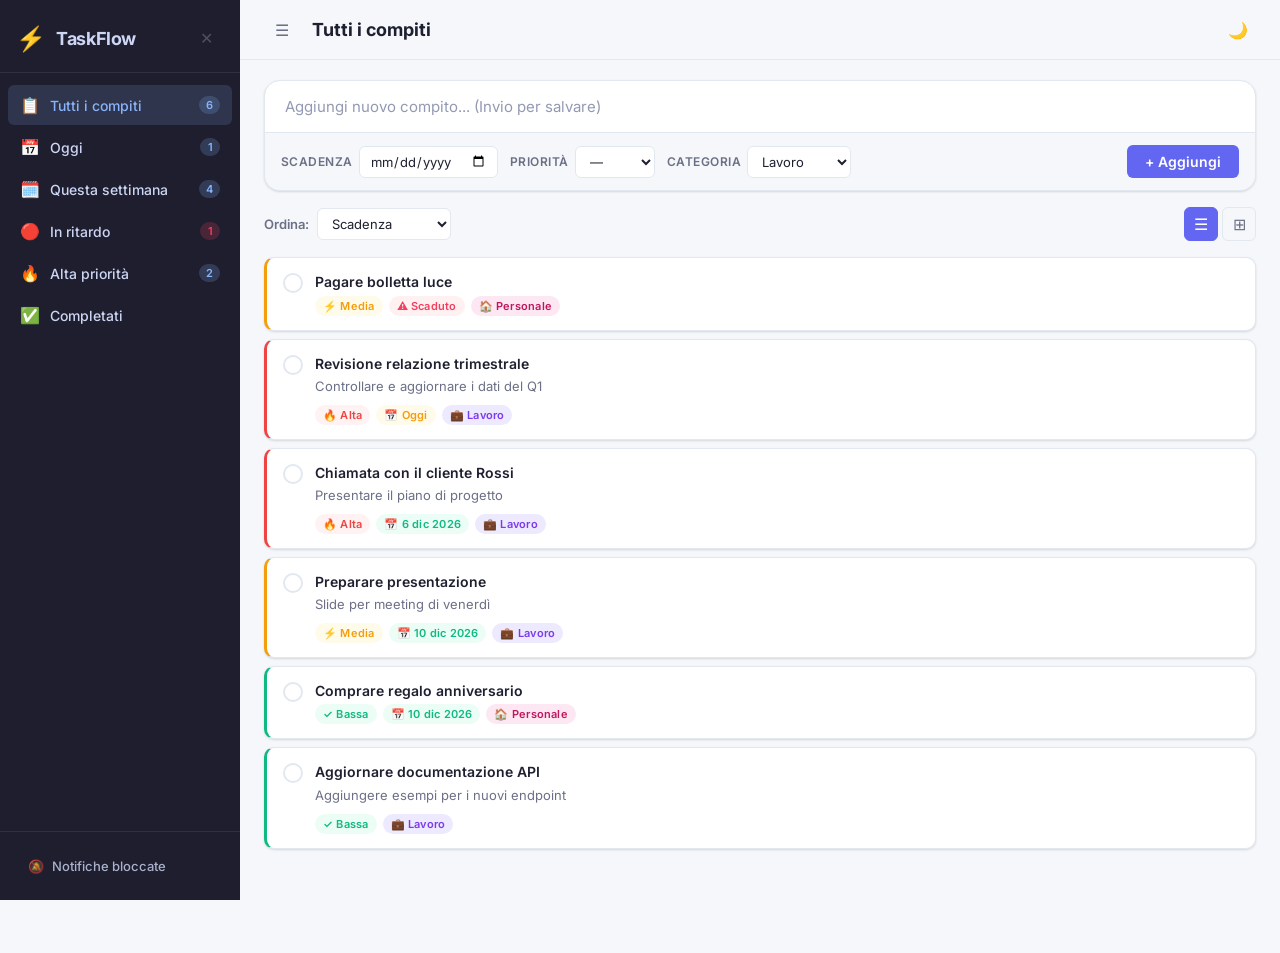
<file: webapp/index.html>
<!DOCTYPE html>
<html lang="it">
<head>
  <meta charset="UTF-8" />
  <meta name="viewport" content="width=device-width, initial-scale=1.0" />
  <title>TaskFlow — Gestione Lavoro e Scadenze</title>
  <link rel="stylesheet" href="css/styles.css" />
  <link rel="preconnect" href="https://fonts.googleapis.com" />
  <link rel="preconnect" href="https://fonts.gstatic.com" crossorigin />
  <link href="https://fonts.googleapis.com/css2?family=Inter:wght@400;500;600;700&display=swap" rel="stylesheet" />
</head>
<body>
  <!-- Sidebar -->
  <aside class="sidebar" id="sidebar">
    <div class="sidebar-header">
      <div class="logo">
        <span class="logo-icon">⚡</span>
        <span class="logo-text">TaskFlow</span>
      </div>
      <button class="btn-icon sidebar-close" id="sidebarClose" aria-label="Chiudi menu">✕</button>
    </div>

    <nav class="sidebar-nav">
      <a href="#" class="nav-item active" data-filter="all">
        <span class="nav-icon">📋</span>
        <span class="nav-label">Tutti i compiti</span>
        <span class="nav-badge" id="badge-all"></span>
      </a>
      <a href="#" class="nav-item" data-filter="today">
        <span class="nav-icon">📅</span>
        <span class="nav-label">Oggi</span>
        <span class="nav-badge" id="badge-today"></span>
      </a>
      <a href="#" class="nav-item" data-filter="week">
        <span class="nav-icon">🗓️</span>
        <span class="nav-label">Questa settimana</span>
        <span class="nav-badge" id="badge-week"></span>
      </a>
      <a href="#" class="nav-item" data-filter="overdue">
        <span class="nav-icon">🔴</span>
        <span class="nav-label">In ritardo</span>
        <span class="nav-badge urgent" id="badge-overdue"></span>
      </a>
      <a href="#" class="nav-item" data-filter="high">
        <span class="nav-icon">🔥</span>
        <span class="nav-label">Alta priorità</span>
        <span class="nav-badge" id="badge-high"></span>
      </a>
      <a href="#" class="nav-item" data-filter="done">
        <span class="nav-icon">✅</span>
        <span class="nav-label">Completati</span>
        <span class="nav-badge" id="badge-done"></span>
      </a>
    </nav>

    <div class="sidebar-footer">
      <button class="btn-notif" id="notifBtn">
        <span id="notifIcon">🔔</span>
        <span id="notifLabel">Abilita notifiche</span>
      </button>
    </div>
  </aside>

  <!-- Overlay for mobile -->
  <div class="overlay" id="overlay"></div>

  <!-- Main content -->
  <main class="main">
    <!-- Top bar -->
    <header class="topbar">
      <button class="btn-icon menu-toggle" id="menuToggle" aria-label="Apri menu">☰</button>
      <h1 class="page-title" id="pageTitle">Tutti i compiti</h1>
      <div class="topbar-actions">
        <button class="btn-icon" id="themeToggle" aria-label="Cambia tema" title="Cambia tema">🌙</button>
      </div>
    </header>

    <!-- Quick add bar -->
    <section class="quick-add" id="quickAddSection">
      <form class="quick-add-form" id="quickAddForm" autocomplete="off">
        <input
          type="text"
          class="quick-add-input"
          id="quickAddInput"
          placeholder="Aggiungi nuovo compito... (Invio per salvare)"
          maxlength="200"
          required
        />
        <div class="quick-add-meta">
          <div class="field-group">
            <label class="field-label" for="quickDate">Scadenza</label>
            <input type="date" class="field-input" id="quickDate" />
          </div>
          <div class="field-group">
            <label class="field-label" for="quickPriority">Priorità</label>
            <select class="field-input" id="quickPriority">
              <option value="none">—</option>
              <option value="low">Bassa</option>
              <option value="medium">Media</option>
              <option value="high">Alta</option>
            </select>
          </div>
          <div class="field-group">
            <label class="field-label" for="quickCategory">Categoria</label>
            <select class="field-input" id="quickCategory">
              <option value="work">Lavoro</option>
              <option value="personal">Personale</option>
              <option value="other">Altro</option>
            </select>
          </div>
          <button type="submit" class="btn-add">+ Aggiungi</button>
        </div>
      </form>
    </section>

    <!-- Sort / view controls -->
    <div class="controls">
      <div class="sort-group">
        <label class="controls-label">Ordina:</label>
        <select class="sort-select" id="sortSelect">
          <option value="dueDate">Scadenza</option>
          <option value="priority">Priorità</option>
          <option value="created">Data creazione</option>
          <option value="title">Titolo</option>
        </select>
      </div>
      <div class="view-group">
        <button class="btn-view active" id="viewList" title="Vista lista">☰</button>
        <button class="btn-view" id="viewGrid" title="Vista griglia">⊞</button>
      </div>
    </div>

    <!-- Task list -->
    <section class="task-container" id="taskContainer">
      <div class="task-list" id="taskList"></div>
      <div class="empty-state" id="emptyState" hidden>
        <div class="empty-icon">📭</div>
        <p class="empty-title">Nessun compito trovato</p>
        <p class="empty-sub">Aggiungi un compito usando la barra qui sopra</p>
      </div>
    </section>
  </main>

  <!-- Edit Modal -->
  <div class="modal-backdrop" id="modalBackdrop" hidden>
    <div class="modal" role="dialog" aria-modal="true" aria-labelledby="modalTitle">
      <div class="modal-header">
        <h2 class="modal-title" id="modalTitle">Modifica compito</h2>
        <button class="btn-icon" id="modalClose" aria-label="Chiudi">✕</button>
      </div>
      <form class="modal-form" id="modalForm">
        <input type="hidden" id="editId" />
        <div class="form-group">
          <label class="form-label" for="editTitle">Titolo *</label>
          <input type="text" class="form-input" id="editTitle" maxlength="200" required />
        </div>
        <div class="form-group">
          <label class="form-label" for="editDesc">Descrizione</label>
          <textarea class="form-input form-textarea" id="editDesc" rows="3" maxlength="1000"></textarea>
        </div>
        <div class="form-row">
          <div class="form-group">
            <label class="form-label" for="editDate">Scadenza</label>
            <input type="date" class="form-input" id="editDate" />
          </div>
          <div class="form-group">
            <label class="form-label" for="editPriority">Priorità</label>
            <select class="form-input" id="editPriority">
              <option value="none">Nessuna</option>
              <option value="low">Bassa</option>
              <option value="medium">Media</option>
              <option value="high">Alta</option>
            </select>
          </div>
        </div>
        <div class="form-group">
          <label class="form-label" for="editCategory">Categoria</label>
          <select class="form-input" id="editCategory">
            <option value="work">Lavoro</option>
            <option value="personal">Personale</option>
            <option value="other">Altro</option>
          </select>
        </div>
        <div class="modal-actions">
          <button type="button" class="btn-secondary" id="modalCancel">Annulla</button>
          <button type="submit" class="btn-primary">Salva modifiche</button>
        </div>
      </form>
    </div>
  </div>

  <!-- Toast notifications -->
  <div class="toast-container" id="toastContainer" aria-live="polite"></div>

  <!-- Bottom nav (mobile) -->
  <nav class="bottom-nav" id="bottomNav">
    <a href="#" class="bottom-nav-item active" data-filter="all">
      <span class="bottom-nav-icon">📋</span>
      <span class="bottom-nav-label">Tutti</span>
    </a>
    <a href="#" class="bottom-nav-item" data-filter="today">
      <span class="bottom-nav-icon">📅</span>
      <span class="bottom-nav-label">Oggi</span>
    </a>
    <a href="#" class="bottom-nav-item" data-filter="overdue">
      <span class="bottom-nav-icon">🔴</span>
      <span class="bottom-nav-label">Ritardo</span>
    </a>
    <a href="#" class="bottom-nav-item" data-filter="high">
      <span class="bottom-nav-icon">🔥</span>
      <span class="bottom-nav-label">Urgenti</span>
    </a>
    <a href="#" class="bottom-nav-item" data-filter="done">
      <span class="bottom-nav-icon">✅</span>
      <span class="bottom-nav-label">Fatti</span>
    </a>
  </nav>

  <script src="js/app.js" type="module"></script>
</body>
</html>
</file>
<file: webapp/css/styles.css>
/* ===== CSS Variables ===== */
:root {
  --bg: #f5f7fa;
  --bg-card: #ffffff;
  --bg-sidebar: #1e1e2e;
  --sidebar-text: #cdd6f4;
  --sidebar-active-bg: rgba(137, 180, 250, 0.15);
  --sidebar-active-text: #89b4fa;
  --sidebar-hover-bg: rgba(255, 255, 255, 0.06);
  --text-primary: #1e2030;
  --text-secondary: #6c7086;
  --text-muted: #9399b2;
  --border: #e2e8f0;
  --border-focus: #89b4fa;
  --accent: #6366f1;
  --accent-hover: #4f52e0;
  --accent-light: #eef2ff;
  --danger: #f43f5e;
  --danger-light: #fff1f2;
  --warning: #f59e0b;
  --warning-light: #fffbeb;
  --success: #10b981;
  --success-light: #ecfdf5;
  --priority-high: #ef4444;
  --priority-high-bg: #fef2f2;
  --priority-medium: #f59e0b;
  --priority-medium-bg: #fffbeb;
  --priority-low: #10b981;
  --priority-low-bg: #ecfdf5;
  --priority-none: #94a3b8;
  --priority-none-bg: #f8fafc;
  --shadow-sm: 0 1px 3px rgba(0,0,0,.08), 0 1px 2px rgba(0,0,0,.06);
  --shadow-md: 0 4px 12px rgba(0,0,0,.1);
  --shadow-lg: 0 8px 30px rgba(0,0,0,.15);
  --radius-sm: 6px;
  --radius: 10px;
  --radius-lg: 16px;
  --sidebar-w: 240px;
  --topbar-h: 60px;
  --transition: 200ms ease;
  --font: 'Inter', -apple-system, BlinkMacSystemFont, sans-serif;
}

[data-theme="dark"] {
  --bg: #181825;
  --bg-card: #1e1e2e;
  --text-primary: #cdd6f4;
  --text-secondary: #a6adc8;
  --text-muted: #6c7086;
  --border: #313244;
  --border-focus: #89b4fa;
  --accent-light: #1e1e3e;
  --danger-light: #2a1020;
  --warning-light: #2a1e00;
  --success-light: #0d2218;
  --priority-high-bg: #2a1010;
  --priority-medium-bg: #2a1e00;
  --priority-low-bg: #0d2218;
  --priority-none-bg: #1e1e2e;
  --shadow-sm: 0 1px 3px rgba(0,0,0,.3);
  --shadow-md: 0 4px 12px rgba(0,0,0,.4);
  --shadow-lg: 0 8px 30px rgba(0,0,0,.5);
}

/* ===== Reset & Base ===== */
*, *::before, *::after { box-sizing: border-box; margin: 0; padding: 0; }

html { font-size: 16px; scroll-behavior: smooth; }

body {
  font-family: var(--font);
  background: var(--bg);
  color: var(--text-primary);
  display: flex;
  min-height: 100vh;
  transition: background var(--transition), color var(--transition);
}

a { text-decoration: none; color: inherit; }
button { cursor: pointer; font-family: inherit; border: none; background: none; }
input, select, textarea { font-family: inherit; }

/* ===== Sidebar ===== */
.sidebar {
  width: var(--sidebar-w);
  background: var(--bg-sidebar);
  display: flex;
  flex-direction: column;
  position: fixed;
  top: 0;
  left: 0;
  height: 100vh;
  z-index: 200;
  transition: transform var(--transition);
  overflow-y: auto;
}

.sidebar-header {
  display: flex;
  align-items: center;
  justify-content: space-between;
  padding: 20px 16px 16px;
  border-bottom: 1px solid rgba(255,255,255,.08);
}

.logo {
  display: flex;
  align-items: center;
  gap: 10px;
}

.logo-icon { font-size: 24px; }
.logo-text {
  font-size: 18px;
  font-weight: 700;
  color: #cdd6f4;
  letter-spacing: -0.02em;
}

.sidebar-close {
  color: var(--sidebar-text);
  opacity: .6;
  display: none;
  font-size: 16px;
}

.sidebar-nav {
  flex: 1;
  padding: 12px 8px;
  display: flex;
  flex-direction: column;
  gap: 2px;
}

.nav-item {
  display: flex;
  align-items: center;
  gap: 10px;
  padding: 10px 12px;
  border-radius: var(--radius-sm);
  color: var(--sidebar-text);
  font-size: 14px;
  font-weight: 500;
  transition: background var(--transition), color var(--transition);
  position: relative;
}

.nav-item:hover { background: var(--sidebar-hover-bg); }
.nav-item.active {
  background: var(--sidebar-active-bg);
  color: var(--sidebar-active-text);
}

.nav-icon { font-size: 16px; width: 20px; text-align: center; }
.nav-label { flex: 1; }

.nav-badge {
  background: rgba(137,180,250,.2);
  color: #89b4fa;
  font-size: 11px;
  font-weight: 600;
  padding: 2px 7px;
  border-radius: 20px;
  min-width: 20px;
  text-align: center;
}

.nav-badge.urgent {
  background: rgba(244, 63, 94, .2);
  color: #f43f5e;
}

.nav-badge:empty { display: none; }

.sidebar-footer {
  padding: 16px;
  border-top: 1px solid rgba(255,255,255,.08);
}

.btn-notif {
  width: 100%;
  display: flex;
  align-items: center;
  gap: 8px;
  padding: 10px 12px;
  border-radius: var(--radius-sm);
  color: var(--sidebar-text);
  font-size: 13px;
  font-weight: 500;
  transition: background var(--transition);
  opacity: .8;
}

.btn-notif:hover { background: var(--sidebar-hover-bg); opacity: 1; }

/* ===== Overlay ===== */
.overlay {
  display: none;
  position: fixed;
  inset: 0;
  background: rgba(0,0,0,.5);
  z-index: 150;
  backdrop-filter: blur(2px);
}

/* ===== Main ===== */
.main {
  flex: 1;
  margin-left: var(--sidebar-w);
  display: flex;
  flex-direction: column;
  min-height: 100vh;
  max-width: 100%;
  padding-bottom: 80px;
}

/* ===== Topbar ===== */
.topbar {
  position: sticky;
  top: 0;
  z-index: 100;
  background: var(--bg);
  border-bottom: 1px solid var(--border);
  height: var(--topbar-h);
  display: flex;
  align-items: center;
  gap: 12px;
  padding: 0 24px;
  transition: background var(--transition);
}

.menu-toggle {
  display: none;
  font-size: 20px;
  color: var(--text-primary);
}

.page-title {
  flex: 1;
  font-size: 18px;
  font-weight: 700;
  color: var(--text-primary);
}

.topbar-actions { display: flex; gap: 8px; }

.btn-icon {
  width: 36px;
  height: 36px;
  border-radius: var(--radius-sm);
  display: flex;
  align-items: center;
  justify-content: center;
  font-size: 16px;
  color: var(--text-secondary);
  transition: background var(--transition), color var(--transition);
}

.btn-icon:hover {
  background: var(--border);
  color: var(--text-primary);
}

/* ===== Quick Add ===== */
.quick-add {
  padding: 20px 24px 0;
}

.quick-add-form {
  background: var(--bg-card);
  border: 1px solid var(--border);
  border-radius: var(--radius-lg);
  overflow: hidden;
  box-shadow: var(--shadow-sm);
  transition: box-shadow var(--transition), border-color var(--transition);
}

.quick-add-form:focus-within {
  border-color: var(--border-focus);
  box-shadow: 0 0 0 3px rgba(99, 102, 241, .12), var(--shadow-sm);
}

.quick-add-input {
  width: 100%;
  padding: 16px 20px;
  font-size: 15px;
  font-weight: 500;
  border: none;
  background: transparent;
  color: var(--text-primary);
  outline: none;
}

.quick-add-input::placeholder { color: var(--text-muted); font-weight: 400; }

.quick-add-meta {
  display: flex;
  align-items: center;
  gap: 12px;
  padding: 12px 16px;
  border-top: 1px solid var(--border);
  background: var(--bg);
  flex-wrap: wrap;
}

.field-group {
  display: flex;
  align-items: center;
  gap: 6px;
}

.field-label {
  font-size: 12px;
  font-weight: 600;
  color: var(--text-secondary);
  text-transform: uppercase;
  letter-spacing: .04em;
  white-space: nowrap;
}

.field-input {
  padding: 6px 10px;
  border: 1px solid var(--border);
  border-radius: var(--radius-sm);
  background: var(--bg-card);
  color: var(--text-primary);
  font-size: 13px;
  outline: none;
  transition: border-color var(--transition);
  max-width: 150px;
}

.field-input:focus { border-color: var(--border-focus); }

.btn-add {
  margin-left: auto;
  padding: 8px 18px;
  background: var(--accent);
  color: #fff;
  border-radius: var(--radius-sm);
  font-size: 14px;
  font-weight: 600;
  transition: background var(--transition), transform var(--transition);
  white-space: nowrap;
}

.btn-add:hover { background: var(--accent-hover); }
.btn-add:active { transform: scale(.97); }

/* ===== Controls ===== */
.controls {
  display: flex;
  align-items: center;
  justify-content: space-between;
  padding: 16px 24px;
  gap: 12px;
}

.controls-label {
  font-size: 13px;
  font-weight: 600;
  color: var(--text-secondary);
}

.sort-group {
  display: flex;
  align-items: center;
  gap: 8px;
}

.sort-select {
  padding: 6px 10px;
  border: 1px solid var(--border);
  border-radius: var(--radius-sm);
  background: var(--bg-card);
  color: var(--text-primary);
  font-size: 13px;
  outline: none;
  cursor: pointer;
}

.view-group { display: flex; gap: 4px; }

.btn-view {
  width: 34px;
  height: 34px;
  border-radius: var(--radius-sm);
  font-size: 16px;
  color: var(--text-secondary);
  border: 1px solid var(--border);
  transition: all var(--transition);
}

.btn-view:hover { border-color: var(--border-focus); color: var(--accent); }
.btn-view.active {
  background: var(--accent);
  border-color: var(--accent);
  color: #fff;
}

/* ===== Task Container ===== */
.task-container {
  padding: 0 24px 24px;
  flex: 1;
}

/* ===== Task List / Grid ===== */
.task-list {
  display: flex;
  flex-direction: column;
  gap: 8px;
}

.task-list.grid-view {
  display: grid;
  grid-template-columns: repeat(auto-fill, minmax(280px, 1fr));
  gap: 12px;
}

/* ===== Task Card ===== */
.task-card {
  background: var(--bg-card);
  border: 1px solid var(--border);
  border-radius: var(--radius);
  padding: 14px 16px;
  display: flex;
  align-items: flex-start;
  gap: 12px;
  box-shadow: var(--shadow-sm);
  transition: box-shadow var(--transition), border-color var(--transition), opacity var(--transition), transform var(--transition);
  position: relative;
  border-left: 3px solid transparent;
  cursor: default;
  animation: slideIn 200ms ease;
}

@keyframes slideIn {
  from { opacity: 0; transform: translateY(-6px); }
  to   { opacity: 1; transform: translateY(0); }
}

.task-card:hover {
  box-shadow: var(--shadow-md);
  border-color: var(--border-focus);
}

.task-card.done {
  opacity: .55;
}

.task-card.done .task-title { text-decoration: line-through; color: var(--text-muted); }

/* Priority border */
.task-card[data-priority="high"] { border-left-color: var(--priority-high); }
.task-card[data-priority="medium"] { border-left-color: var(--priority-medium); }
.task-card[data-priority="low"] { border-left-color: var(--priority-low); }

.task-checkbox {
  width: 20px;
  height: 20px;
  border: 2px solid var(--border);
  border-radius: 50%;
  flex-shrink: 0;
  margin-top: 1px;
  cursor: pointer;
  display: flex;
  align-items: center;
  justify-content: center;
  transition: border-color var(--transition), background var(--transition);
  font-size: 11px;
  color: transparent;
}

.task-checkbox:hover { border-color: var(--accent); }
.task-card.done .task-checkbox {
  background: var(--success);
  border-color: var(--success);
  color: #fff;
}

.task-body { flex: 1; min-width: 0; }

.task-title {
  font-size: 14px;
  font-weight: 600;
  color: var(--text-primary);
  line-height: 1.4;
  margin-bottom: 4px;
}

.task-desc {
  font-size: 13px;
  color: var(--text-secondary);
  line-height: 1.5;
  margin-bottom: 8px;
  display: -webkit-box;
  -webkit-line-clamp: 2;
  -webkit-box-orient: vertical;
  overflow: hidden;
}

.task-meta {
  display: flex;
  align-items: center;
  flex-wrap: wrap;
  gap: 6px;
}

.badge {
  display: inline-flex;
  align-items: center;
  gap: 4px;
  padding: 3px 8px;
  border-radius: 20px;
  font-size: 11px;
  font-weight: 600;
  letter-spacing: .02em;
}

.badge-priority-high   { background: var(--priority-high-bg); color: var(--priority-high); }
.badge-priority-medium { background: var(--priority-medium-bg); color: var(--priority-medium); }
.badge-priority-low    { background: var(--priority-low-bg); color: var(--priority-low); }
.badge-priority-none   { background: var(--priority-none-bg); color: var(--priority-none); display: none; }

.badge-date            { background: var(--accent-light); color: var(--accent); }
.badge-date.overdue    { background: var(--danger-light); color: var(--danger); }
.badge-date.today      { background: var(--warning-light); color: var(--warning); }
.badge-date.soon       { background: var(--success-light); color: var(--success); }

.badge-cat-work        { background: #ede9fe; color: #7c3aed; }
.badge-cat-personal    { background: #fce7f3; color: #be185d; }
.badge-cat-other       { background: #f0fdf4; color: #15803d; }

.task-actions {
  display: flex;
  gap: 2px;
  opacity: 0;
  transition: opacity var(--transition);
  flex-shrink: 0;
}

.task-card:hover .task-actions { opacity: 1; }

.task-action-btn {
  width: 30px;
  height: 30px;
  border-radius: var(--radius-sm);
  font-size: 14px;
  color: var(--text-muted);
  transition: background var(--transition), color var(--transition);
}

.task-action-btn:hover { background: var(--border); color: var(--text-primary); }
.task-action-btn.delete:hover { background: var(--danger-light); color: var(--danger); }

/* Grid view card adjustments */
.grid-view .task-card {
  flex-direction: column;
  align-items: stretch;
  gap: 10px;
}

.grid-view .task-card .task-actions {
  opacity: 1;
  justify-content: flex-end;
}

.grid-view .task-checkbox-row {
  display: flex;
  align-items: flex-start;
  gap: 10px;
}

/* ===== Empty State ===== */
.empty-state {
  text-align: center;
  padding: 60px 20px;
}

.empty-icon { font-size: 48px; margin-bottom: 16px; }
.empty-title { font-size: 18px; font-weight: 700; color: var(--text-primary); margin-bottom: 8px; }
.empty-sub { font-size: 14px; color: var(--text-secondary); }

/* ===== Modal ===== */
.modal-backdrop {
  position: fixed;
  inset: 0;
  background: rgba(0,0,0,.5);
  z-index: 500;
  display: flex;
  align-items: center;
  justify-content: center;
  padding: 20px;
  backdrop-filter: blur(4px);
  animation: fadeIn 150ms ease;
}

@keyframes fadeIn { from { opacity: 0; } to { opacity: 1; } }

.modal {
  background: var(--bg-card);
  border-radius: var(--radius-lg);
  width: 100%;
  max-width: 520px;
  box-shadow: var(--shadow-lg);
  overflow: hidden;
  animation: slideUp 200ms ease;
}

@keyframes slideUp {
  from { opacity: 0; transform: translateY(20px); }
  to   { opacity: 1; transform: translateY(0); }
}

.modal-header {
  display: flex;
  align-items: center;
  justify-content: space-between;
  padding: 20px 24px 16px;
  border-bottom: 1px solid var(--border);
}

.modal-title { font-size: 18px; font-weight: 700; }

.modal-form { padding: 20px 24px 24px; display: flex; flex-direction: column; gap: 16px; }

.form-group { display: flex; flex-direction: column; gap: 6px; }
.form-row { display: grid; grid-template-columns: 1fr 1fr; gap: 12px; }

.form-label { font-size: 13px; font-weight: 600; color: var(--text-secondary); }

.form-input {
  padding: 10px 12px;
  border: 1px solid var(--border);
  border-radius: var(--radius-sm);
  background: var(--bg);
  color: var(--text-primary);
  font-size: 14px;
  outline: none;
  transition: border-color var(--transition), box-shadow var(--transition);
}

.form-input:focus {
  border-color: var(--border-focus);
  box-shadow: 0 0 0 3px rgba(99,102,241,.1);
}

.form-textarea { resize: vertical; min-height: 80px; }

.modal-actions {
  display: flex;
  justify-content: flex-end;
  gap: 10px;
  margin-top: 4px;
}

.btn-primary {
  padding: 10px 20px;
  background: var(--accent);
  color: #fff;
  border-radius: var(--radius-sm);
  font-size: 14px;
  font-weight: 600;
  transition: background var(--transition);
}

.btn-primary:hover { background: var(--accent-hover); }

.btn-secondary {
  padding: 10px 20px;
  border: 1px solid var(--border);
  border-radius: var(--radius-sm);
  font-size: 14px;
  font-weight: 500;
  color: var(--text-secondary);
  background: var(--bg);
  transition: background var(--transition);
}

.btn-secondary:hover { background: var(--border); color: var(--text-primary); }

/* ===== Toast ===== */
.toast-container {
  position: fixed;
  bottom: 24px;
  right: 24px;
  display: flex;
  flex-direction: column;
  gap: 8px;
  z-index: 1000;
}

.toast {
  background: var(--bg-card);
  border: 1px solid var(--border);
  border-radius: var(--radius);
  padding: 12px 16px;
  font-size: 14px;
  font-weight: 500;
  box-shadow: var(--shadow-md);
  display: flex;
  align-items: center;
  gap: 8px;
  min-width: 240px;
  max-width: 360px;
  animation: toastIn 250ms ease;
  transition: opacity 300ms ease, transform 300ms ease;
}

.toast.hiding { opacity: 0; transform: translateX(20px); }
.toast-success { border-left: 3px solid var(--success); }
.toast-error   { border-left: 3px solid var(--danger); }
.toast-info    { border-left: 3px solid var(--accent); }

@keyframes toastIn {
  from { opacity: 0; transform: translateX(20px); }
  to   { opacity: 1; transform: translateX(0); }
}

/* ===== Bottom Nav (mobile) ===== */
.bottom-nav {
  display: none;
  position: fixed;
  bottom: 0;
  left: 0;
  right: 0;
  background: var(--bg-card);
  border-top: 1px solid var(--border);
  z-index: 100;
  padding-bottom: env(safe-area-inset-bottom, 0);
}

.bottom-nav-item {
  flex: 1;
  display: flex;
  flex-direction: column;
  align-items: center;
  gap: 2px;
  padding: 10px 4px 8px;
  color: var(--text-muted);
  font-size: 11px;
  font-weight: 500;
  transition: color var(--transition);
}

.bottom-nav-item.active { color: var(--accent); }
.bottom-nav-icon { font-size: 20px; }

/* ===== Scrollbar ===== */
::-webkit-scrollbar { width: 6px; }
::-webkit-scrollbar-track { background: transparent; }
::-webkit-scrollbar-thumb { background: var(--border); border-radius: 3px; }
::-webkit-scrollbar-thumb:hover { background: var(--text-muted); }

/* ===== Responsive ===== */
@media (max-width: 768px) {
  .sidebar {
    transform: translateX(-100%);
    width: 280px;
  }

  .sidebar.open {
    transform: translateX(0);
    box-shadow: var(--shadow-lg);
  }

  .sidebar-close { display: flex; }
  .overlay.visible { display: block; }

  .main { margin-left: 0; padding-bottom: 70px; }

  .menu-toggle { display: flex; }

  .topbar { padding: 0 16px; }
  .page-title { font-size: 16px; }

  .quick-add { padding: 14px 16px 0; }

  .quick-add-meta {
    padding: 10px 12px;
    gap: 8px;
  }

  .field-group { flex-direction: column; align-items: flex-start; gap: 3px; }
  .field-input { max-width: 100%; width: 140px; }

  .btn-add { width: 100%; margin-top: 4px; text-align: center; }
  .quick-add-meta { flex-direction: row; flex-wrap: wrap; }

  .controls { padding: 12px 16px; }
  .task-container { padding: 0 16px 16px; }

  .task-list.grid-view {
    grid-template-columns: 1fr;
  }

  .bottom-nav { display: flex; }

  .toast-container { bottom: 80px; right: 16px; left: 16px; }
  .toast { min-width: unset; }

  .form-row { grid-template-columns: 1fr; }
}

@media (max-width: 480px) {
  .quick-add-input { font-size: 14px; }
  .task-card { padding: 12px 14px; }
  .task-actions { opacity: 1; }
}

/* ===== Utility ===== */
[hidden] { display: none !important; }
</file>
